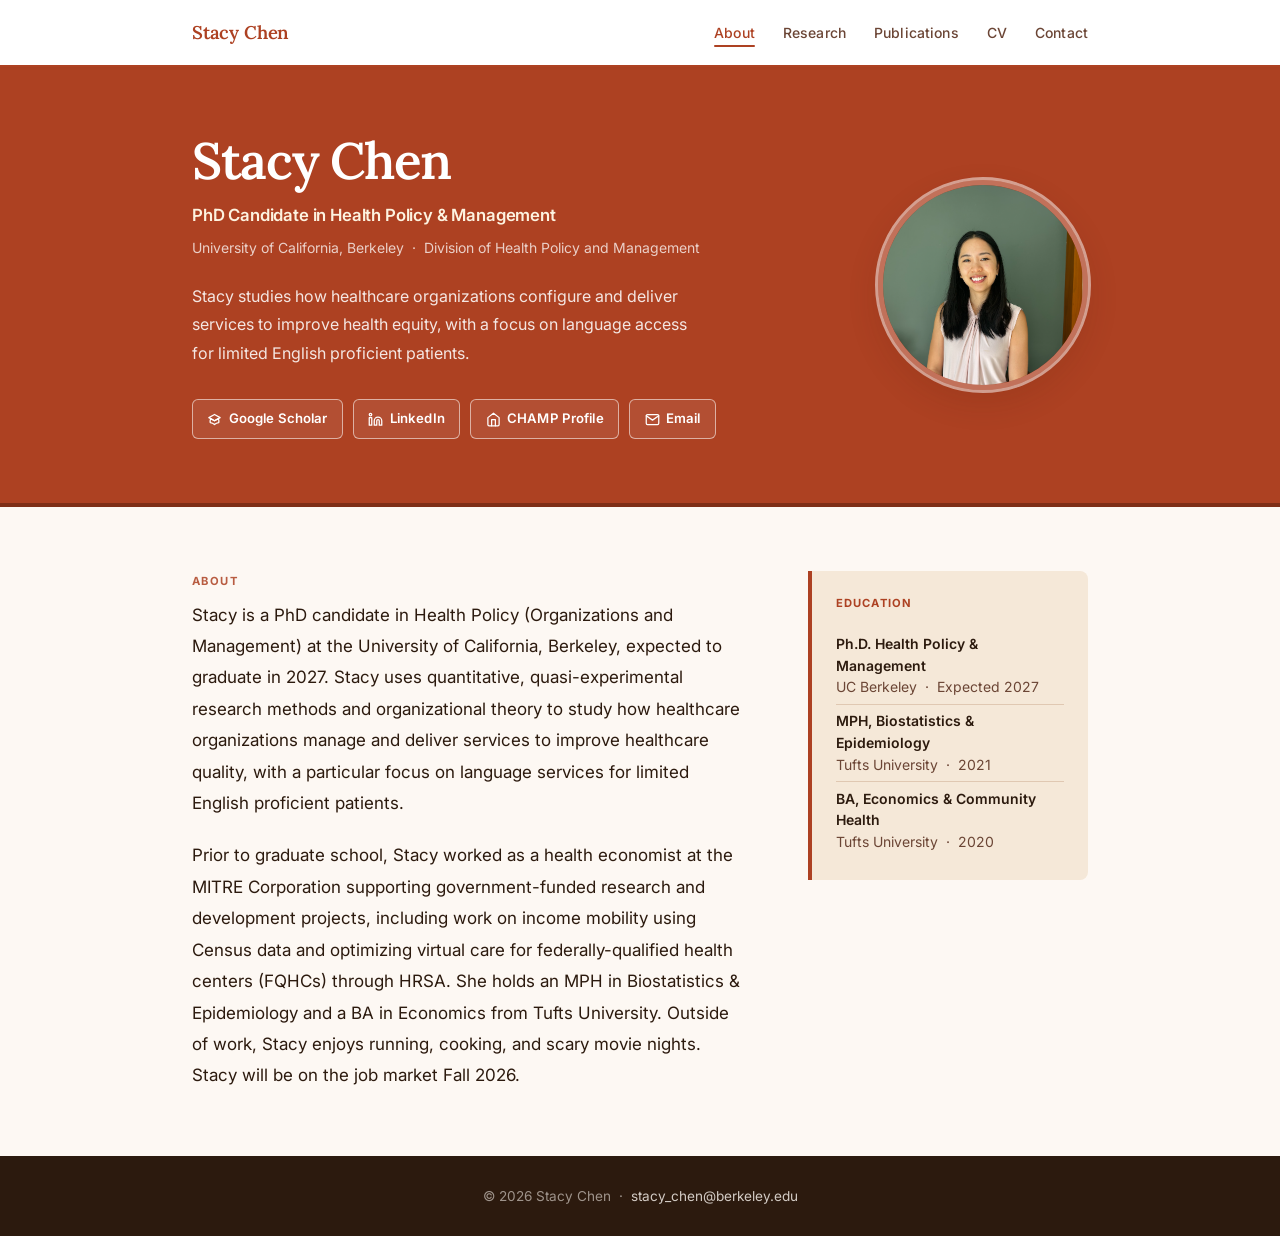
<file: index.html>
<!DOCTYPE html>
<html lang="en">
<head>
    <meta charset="UTF-8">
    <meta name="viewport" content="width=device-width, initial-scale=1.0">
    <title>Stacy Chen – Health Policy Researcher</title>
    <meta name="description" content="Stacy Chen is a PhD candidate in Health Policy & Management at UC Berkeley studying healthcare organizations, language services, and health equity.">
    <link rel="preconnect" href="https://fonts.googleapis.com">
    <link rel="preconnect" href="https://fonts.gstatic.com" crossorigin>
    <link href="https://fonts.googleapis.com/css2?family=Inter:wght@300;400;500;600;700&family=Lora:ital,wght@0,400;0,500;0,600;1,400&display=swap" rel="stylesheet">
    <link rel="stylesheet" href="styles.css">
</head>
<body>

    <nav class="navbar" id="navbar">
        <div class="container">
            <a href="index.html" class="nav-brand">Stacy Chen</a>
            <button class="nav-toggle" id="navToggle" aria-label="Toggle navigation" aria-expanded="false">
                <span></span><span></span><span></span>
            </button>
            <ul class="nav-menu" id="navMenu">
                <li><a href="index.html"        class="nav-link">About</a></li>
                <li><a href="research.html"     class="nav-link">Research</a></li>
                <li><a href="publications.html" class="nav-link">Publications</a></li>
                <li><a href="cv.html"           class="nav-link">CV</a></li>
                <li><a href="contact.html"      class="nav-link">Contact</a></li>
            </ul>
        </div>
    </nav>

    <!-- Terracotta hero color block -->
    <section class="hero">
        <div class="container">
            <div class="hero-content">
                <div class="hero-text">
                    <h1 class="hero-title">Stacy Chen</h1>
                    <p class="hero-subtitle">PhD Candidate in Health Policy &amp; Management</p>
                    <p class="hero-institution">University of California, Berkeley &nbsp;·&nbsp; Division of Health Policy and Management</p>
                    <p class="hero-tagline">Stacy studies how healthcare organizations configure and deliver services to improve health equity, with a focus on language access for limited English proficient patients.</p>
                    <div class="hero-links">
                        <a href="https://scholar.google.com/citations?user=BwQoNZEAAAAJ&hl=en" class="hero-link" target="_blank" rel="noopener noreferrer">
                            <svg xmlns="http://www.w3.org/2000/svg" width="15" height="15" viewBox="0 0 24 24" fill="none" stroke="currentColor" stroke-width="2" stroke-linecap="round" stroke-linejoin="round" aria-hidden="true"><path d="M12 14l9-5-9-5-9 5 9 5z"/><path d="M12 14l6.16-3.422a12.083 12.083 0 01.665 6.479A11.952 11.952 0 0012 20.055a11.952 11.952 0 00-6.824-2.998 12.078 12.078 0 01.665-6.479L12 14z"/></svg>
                            Google Scholar
                        </a>
                        <a href="https://www.linkedin.com/in/stacychen01" class="hero-link" target="_blank" rel="noopener noreferrer">
                            <svg xmlns="http://www.w3.org/2000/svg" width="15" height="15" viewBox="0 0 24 24" fill="none" stroke="currentColor" stroke-width="2" stroke-linecap="round" stroke-linejoin="round" aria-hidden="true"><path d="M16 8a6 6 0 016 6v7h-4v-7a2 2 0 00-2-2 2 2 0 00-2 2v7h-4v-7a6 6 0 016-6z"/><rect x="2" y="9" width="4" height="12"/><circle cx="4" cy="4" r="2"/></svg>
                            LinkedIn
                        </a>
                        <a href="https://champ.berkeley.edu/team/trainees" class="hero-link" target="_blank" rel="noopener noreferrer">
                            <svg xmlns="http://www.w3.org/2000/svg" width="15" height="15" viewBox="0 0 24 24" fill="none" stroke="currentColor" stroke-width="2" stroke-linecap="round" stroke-linejoin="round" aria-hidden="true"><path d="M3 9l9-7 9 7v11a2 2 0 01-2 2H5a2 2 0 01-2-2z"/><polyline points="9 22 9 12 15 12 15 22"/></svg>
                            CHAMP Profile
                        </a>
                        <a href="mailto:stacy_chen@berkeley.edu" class="hero-link">
                            <svg xmlns="http://www.w3.org/2000/svg" width="15" height="15" viewBox="0 0 24 24" fill="none" stroke="currentColor" stroke-width="2" stroke-linecap="round" stroke-linejoin="round" aria-hidden="true"><path d="M4 4h16c1.1 0 2 .9 2 2v12c0 1.1-.9 2-2 2H4c-1.1 0-2-.9-2-2V6c0-1.1.9-2 2-2z"/><polyline points="22,6 12,13 2,6"/></svg>
                            Email
                        </a>
                    </div>
                </div>
                <div class="hero-image">
                    <img src="picture_of_me.png" alt="Stacy Chen" class="profile-photo">
                </div>
            </div>
        </div>
    </section>

    <!-- About content -->
    <main class="main-content">
        <div class="container">
            <div class="about-grid">
                <div class="about-body">
                    <span class="section-label" style="color: var(--terra);">About</span>
                    <p>Stacy is a PhD candidate in Health Policy (Organizations and Management) at the University of California, Berkeley, expected to graduate in 2027. Stacy uses quantitative, quasi-experimental research methods and organizational theory to study how healthcare organizations manage and deliver services to improve healthcare quality, with a particular focus on language services for limited English proficient patients. </p>
                    <p>Prior to graduate school, Stacy worked as a health economist at the MITRE Corporation supporting government-funded research and development projects, including work on income mobility using Census data and optimizing virtual care for federally-qualified health centers (FQHCs) through HRSA. She holds an MPH in Biostatistics &amp; Epidemiology and a BA in Economics from Tufts University. Outside of work, Stacy enjoys running, cooking, and scary movie nights. Stacy will be on the job market Fall 2026. </p>
                </div>

                <div class="about-sidebar">
                    <div class="sidebar-block">
                        <h3>Education</h3>
                        <ul class="sidebar-list">
                            <li><strong>Ph.D. Health Policy &amp; Management</strong><br>UC Berkeley &nbsp;·&nbsp; Expected 2027</li>
                            <li><strong>MPH, Biostatistics &amp; Epidemiology</strong><br>Tufts University &nbsp;·&nbsp; 2021</li>
                            <li><strong>BA, Economics &amp; Community Health</strong><br>Tufts University &nbsp;·&nbsp; 2020</li>
                        </ul>
                    </div>
                </div>
            </div>
        </div>
    </main>

    <footer class="footer">
        <div class="container">
            <p>&copy; 2026 Stacy Chen &nbsp;·&nbsp; <a href="mailto:stacy_chen@berkeley.edu">stacy_chen@berkeley.edu</a></p>
        </div>
    </footer>

    <script src="script.js"></script>
</body>
</html>
</file>
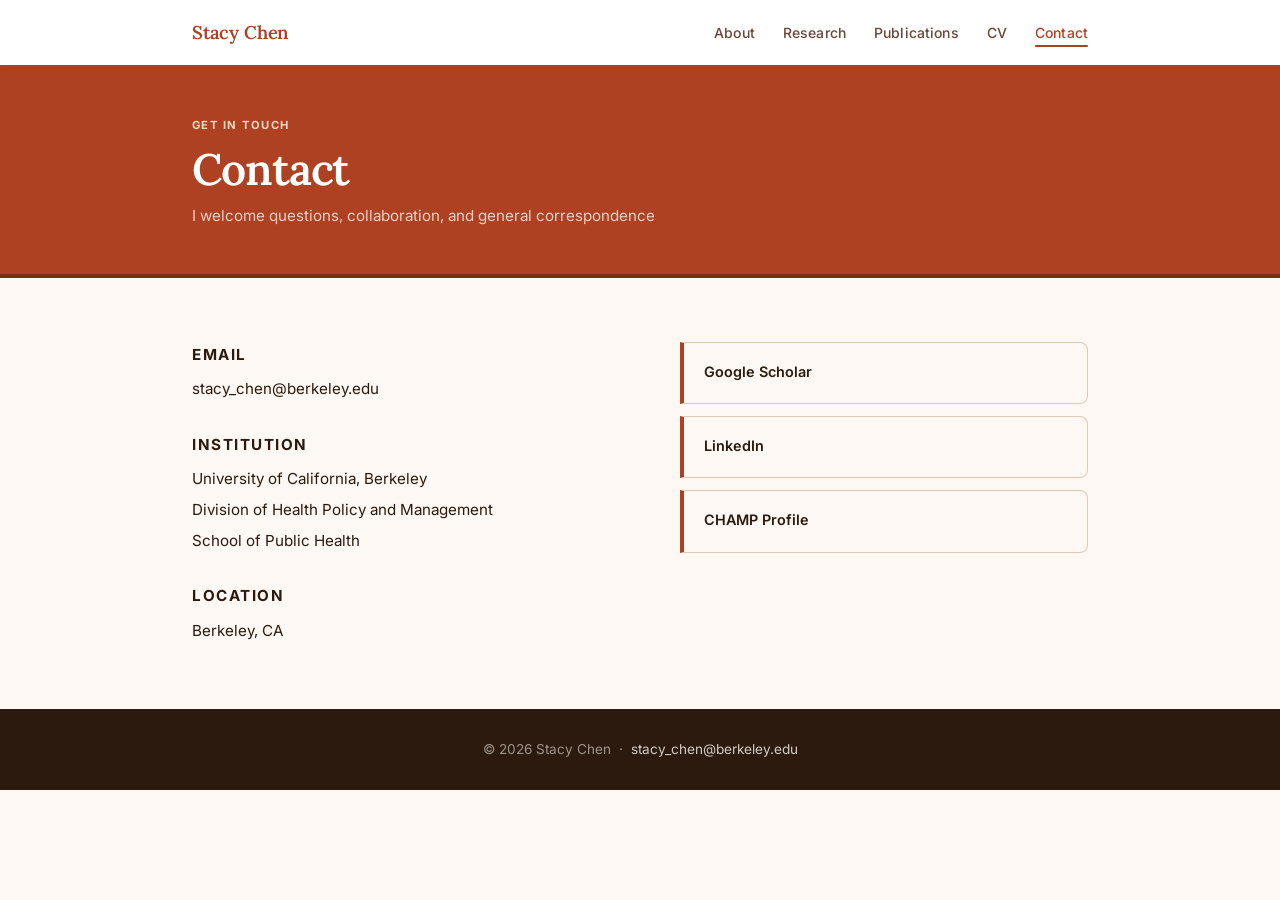
<file: contact.html>
<!DOCTYPE html>
<html lang="en">
<head>
    <meta charset="UTF-8">
    <meta name="viewport" content="width=device-width, initial-scale=1.0">
    <title>Contact – Stacy Chen</title>
    <meta name="description" content="Get in touch with Stacy Chen, PhD candidate in Health Policy & Management at UC Berkeley.">
    <link rel="preconnect" href="https://fonts.googleapis.com">
    <link rel="preconnect" href="https://fonts.gstatic.com" crossorigin>
    <link href="https://fonts.googleapis.com/css2?family=Inter:wght@300;400;500;600;700&family=Lora:ital,wght@0,400;0,500;0,600;1,400&display=swap" rel="stylesheet">
    <link rel="stylesheet" href="styles.css">
</head>
<body>

    <nav class="navbar" id="navbar">
        <div class="container">
            <a href="index.html" class="nav-brand">Stacy Chen</a>
            <button class="nav-toggle" id="navToggle" aria-label="Toggle navigation" aria-expanded="false">
                <span></span><span></span><span></span>
            </button>
            <ul class="nav-menu" id="navMenu">
                <li><a href="index.html"        class="nav-link">About</a></li>
                <li><a href="research.html"     class="nav-link">Research</a></li>
                <li><a href="publications.html" class="nav-link">Publications</a></li>
                <li><a href="cv.html"           class="nav-link">CV</a></li>
                <li><a href="contact.html"      class="nav-link">Contact</a></li>
            </ul>
        </div>
    </nav>

    <header class="page-header">
        <div class="container">
            <span class="section-label">Get in Touch</span>
            <h1 class="page-title">Contact</h1>
            <p class="page-subtitle">I welcome questions, collaboration, and general correspondence</p>
        </div>
    </header>

    <main class="main-content">
        <div class="container">
            <div class="contact-grid">
                <div class="contact-info">
                    <div class="contact-item">
                        <span class="contact-label">Email</span>
                        <a href="mailto:stacy_chen@berkeley.edu">stacy_chen@berkeley.edu</a>
                    </div>
                    <div class="contact-item">
                        <span class="contact-label">Institution</span>
                        <span>University of California, Berkeley<br>Division of Health Policy and Management<br>School of Public Health</span>
                    </div>
                    <div class="contact-item">
                        <span class="contact-label">Location</span>
                        <span>Berkeley, CA</span>
                    </div>
                </div>
                <div class="contact-links">
                    <a href="https://scholar.google.com/citations?user=BwQoNZEAAAAJ&hl=en" class="contact-link-card" target="_blank" rel="noopener noreferrer">
                        <strong>Google Scholar</strong>
                    </a>
                    <a href="https://www.linkedin.com/in/stacychen01" class="contact-link-card" target="_blank" rel="noopener noreferrer">
                        <strong>LinkedIn</strong>
                    </a>
                    <a href="https://champ.berkeley.edu/team/trainees" class="contact-link-card" target="_blank" rel="noopener noreferrer">
                        <strong>CHAMP Profile</strong>
                    </a>
                </div>
            </div>
        </div>
    </main>

    <footer class="footer">
        <div class="container">
            <p>&copy; 2026 Stacy Chen &nbsp;·&nbsp; <a href="mailto:stacy_chen@berkeley.edu">stacy_chen@berkeley.edu</a></p>
        </div>
    </footer>

    <script src="script.js"></script>
</body>
</html>
</file>
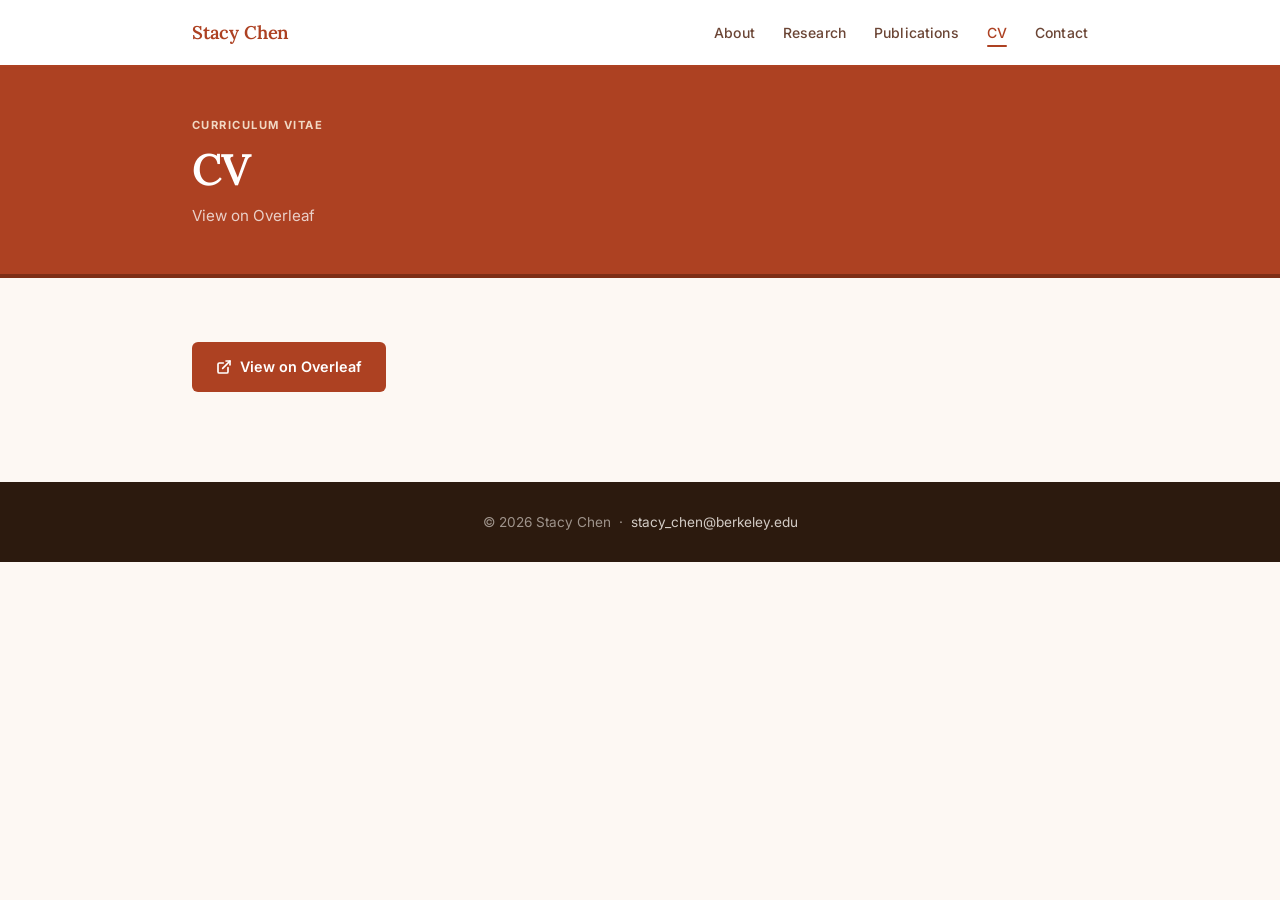
<file: cv.html>
<!DOCTYPE html>
<html lang="en">
<head>
    <meta charset="UTF-8">
    <meta name="viewport" content="width=device-width, initial-scale=1.0">
    <title>CV – Stacy Chen</title>
    <meta name="description" content="Curriculum Vitae of Stacy Chen, PhD candidate in Health Policy & Management at UC Berkeley.">
    <link rel="preconnect" href="https://fonts.googleapis.com">
    <link rel="preconnect" href="https://fonts.gstatic.com" crossorigin>
    <link href="https://fonts.googleapis.com/css2?family=Inter:wght@300;400;500;600;700&family=Lora:ital,wght@0,400;0,500;0,600;1,400&display=swap" rel="stylesheet">
    <link rel="stylesheet" href="styles.css">
</head>
<body>
    <nav class="navbar" id="navbar">
        <div class="container">
            <a href="index.html" class="nav-brand">Stacy Chen</a>
            <button class="nav-toggle" id="navToggle" aria-label="Toggle navigation" aria-expanded="false">
                <span></span><span></span><span></span>
            </button>
            <ul class="nav-menu" id="navMenu">
                <li><a href="index.html"        class="nav-link">About</a></li>
                <li><a href="research.html"     class="nav-link">Research</a></li>
                <li><a href="publications.html" class="nav-link">Publications</a></li>
                <li><a href="cv.html"           class="nav-link">CV</a></li>
                <li><a href="contact.html"      class="nav-link">Contact</a></li>
            </ul>
        </div>
    </nav>
    <header class="page-header">
        <div class="container">
            <span class="section-label">Curriculum Vitae</span>
            <h1 class="page-title">CV</h1>
            <p class="page-subtitle">View on Overleaf</p>
        </div>
    </header>
    <main class="main-content">
        <div class="container">
            <div class="cv-actions">
                <a href="https://www.overleaf.com/read/fkvswsjqxbmq#3550d8" target="_blank" rel="noopener" class="btn btn-primary">
                    <svg xmlns="http://www.w3.org/2000/svg" width="16" height="16" viewBox="0 0 24 24" fill="none" stroke="currentColor" stroke-width="2.5" stroke-linecap="round" stroke-linejoin="round" aria-hidden="true"><path d="M18 13v6a2 2 0 01-2 2H5a2 2 0 01-2-2V8a2 2 0 012-2h6"/><polyline points="15 3 21 3 21 9"/><line x1="10" y1="14" x2="21" y2="3"/></svg>
                    View on Overleaf
                </a>
            </div>
        </div>
    </main>
    <footer class="footer">
        <div class="container">
            <p>&copy; 2026 Stacy Chen &nbsp;·&nbsp; <a href="mailto:stacy_chen@berkeley.edu">stacy_chen@berkeley.edu</a></p>
        </div>
    </footer>
    <script src="script.js"></script>
</body>
</html>
</file>
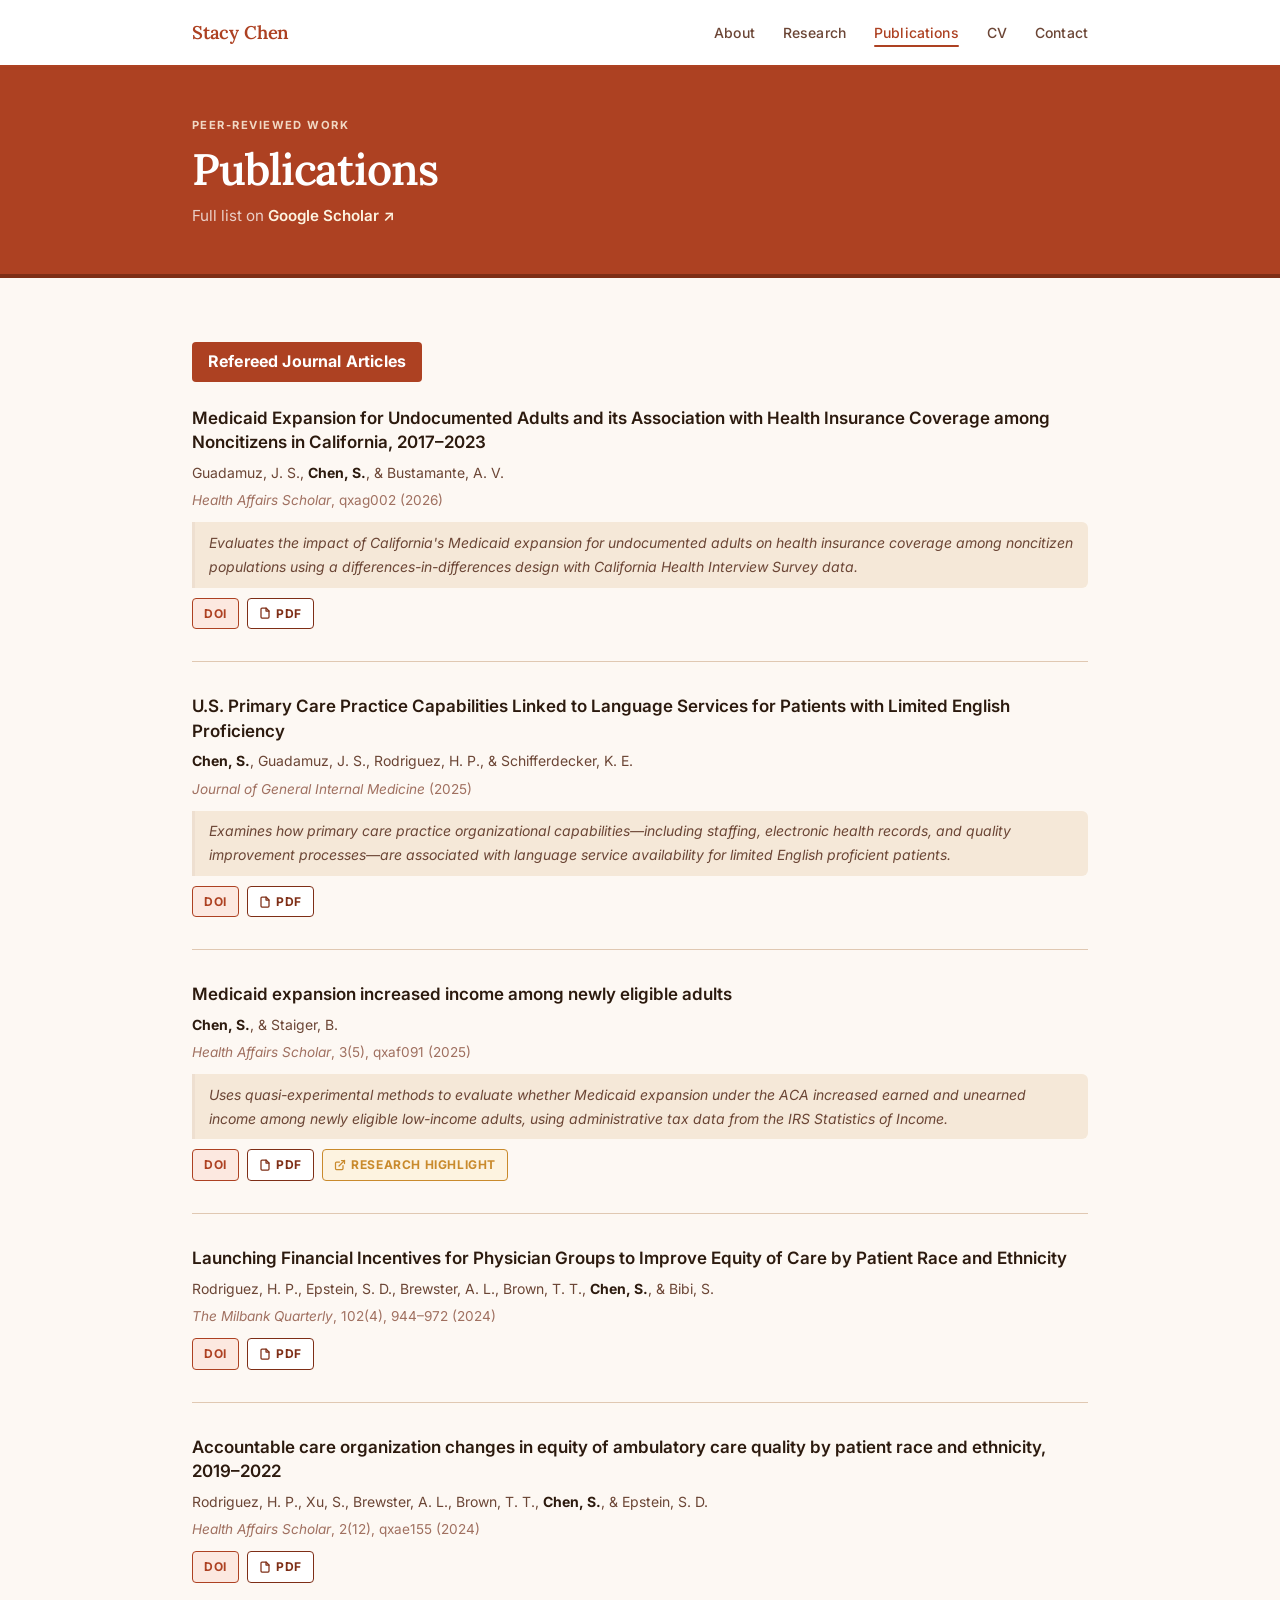
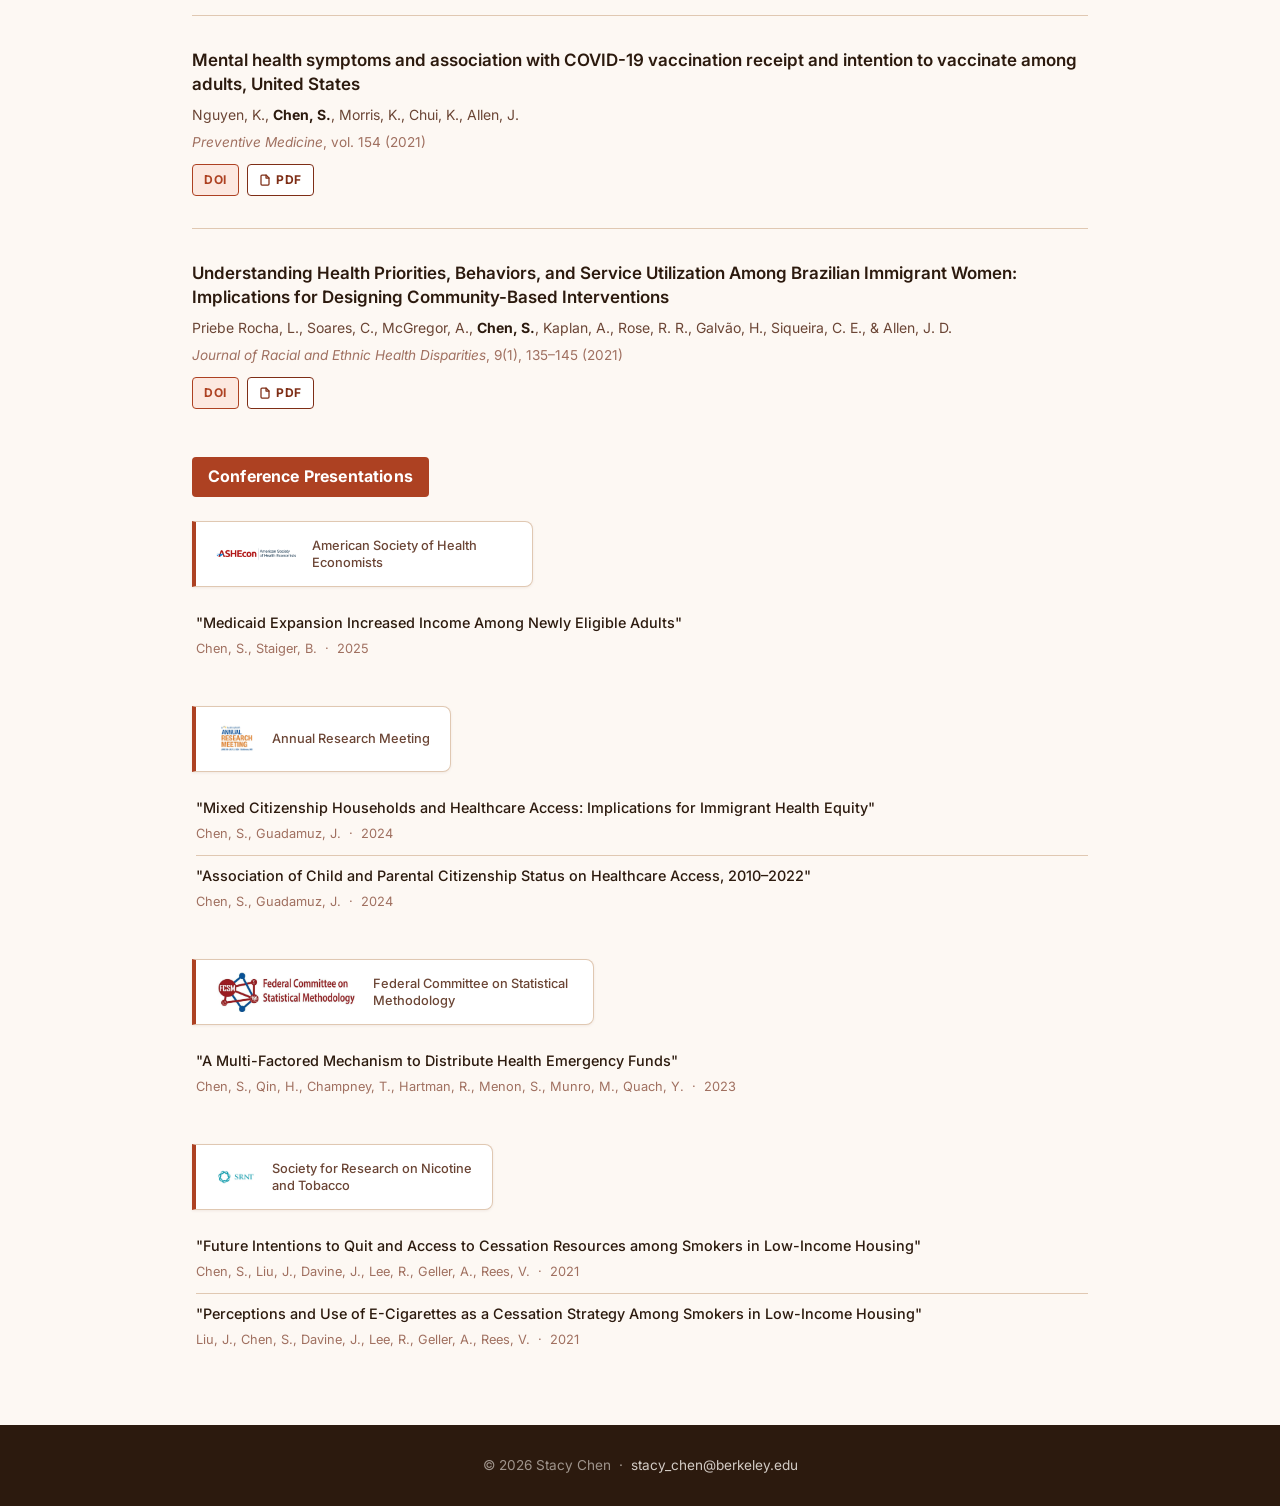
<file: publications.html>
<!DOCTYPE html>
<html lang="en">
<head>
    <meta charset="UTF-8">
    <meta name="viewport" content="width=device-width, initial-scale=1.0">
    <title>Publications – Stacy Chen</title>
    <meta name="description" content="Published research by Stacy Chen on health policy, language services, Medicaid, and health equity.">
    <link rel="preconnect" href="https://fonts.googleapis.com">
    <link rel="preconnect" href="https://fonts.gstatic.com" crossorigin>
    <link href="https://fonts.googleapis.com/css2?family=Inter:wght@300;400;500;600;700&family=Lora:ital,wght@0,400;0,500;0,600;1,400&display=swap" rel="stylesheet">
    <link rel="stylesheet" href="styles.css">
</head>
<body>

    <nav class="navbar" id="navbar">
        <div class="container">
            <a href="index.html" class="nav-brand">Stacy Chen</a>
            <button class="nav-toggle" id="navToggle" aria-label="Toggle navigation" aria-expanded="false">
                <span></span><span></span><span></span>
            </button>
            <ul class="nav-menu" id="navMenu">
                <li><a href="index.html"        class="nav-link">About</a></li>
                <li><a href="research.html"     class="nav-link">Research</a></li>
                <li><a href="publications.html" class="nav-link">Publications</a></li>
                <li><a href="cv.html"           class="nav-link">CV</a></li>
                <li><a href="contact.html"      class="nav-link">Contact</a></li>
            </ul>
        </div>
    </nav>

    <header class="page-header">
        <div class="container">
            <span class="section-label">Peer-Reviewed Work</span>
            <h1 class="page-title">Publications</h1>
            <p class="page-subtitle">
                Full list on
                <a href="https://scholar.google.com/citations?user=BwQoNZEAAAAJ&hl=en" target="_blank" rel="noopener noreferrer" style="color: var(--gold-light); font-weight: 600; text-decoration: none;">Google Scholar ↗</a>
            </p>
        </div>
    </header>

    <main class="main-content">
        <div class="container">

            <!-- Journal Articles -->
            <div class="pub-group">
                <h2 class="pub-group-title">Refereed Journal Articles</h2>
                <ul class="pub-list">

                    <li class="pub-item">
                        <div class="pub-content">
                            <p class="pub-title">Medicaid Expansion for Undocumented Adults and its Association with Health Insurance Coverage among Noncitizens in California, 2017–2023</p>
                            <p class="pub-authors">Guadamuz, J. S., <strong>Chen, S.</strong>, &amp; Bustamante, A. V.</p>
                            <p class="pub-venue"><em>Health Affairs Scholar</em>, qxag002 (2026)</p>
                            <p class="pub-description">Evaluates the impact of California's Medicaid expansion for undocumented adults on health insurance coverage among noncitizen populations using a differences-in-differences design with California Health Interview Survey data.</p>
                            <div class="pub-links">
                                <a href="https://doi.org/10.1093/haschl/qxag002" class="pub-link pub-link-doi" target="_blank" rel="noopener noreferrer">DOI</a>
                                <a href="qxag002.pdf" class="pub-link pub-link-pdf" target="_blank" rel="noopener noreferrer">
                                    <svg xmlns="http://www.w3.org/2000/svg" width="12" height="12" viewBox="0 0 24 24" fill="none" stroke="currentColor" stroke-width="2.5" stroke-linecap="round" stroke-linejoin="round" aria-hidden="true"><path d="M14 2H6a2 2 0 00-2 2v16a2 2 0 002 2h12a2 2 0 002-2V8z"/><polyline points="14 2 14 8 20 8"/></svg>
                                    PDF
                                </a>
                            </div>
                        </div>
                    </li>

                    <li class="pub-item">
                        <div class="pub-content">
                            <p class="pub-title">U.S. Primary Care Practice Capabilities Linked to Language Services for Patients with Limited English Proficiency</p>
                            <p class="pub-authors"><strong>Chen, S.</strong>, Guadamuz, J. S., Rodriguez, H. P., &amp; Schifferdecker, K. E.</p>
                            <p class="pub-venue"><em>Journal of General Internal Medicine</em> (2025)</p>
                            <p class="pub-description">Examines how primary care practice organizational capabilities—including staffing, electronic health records, and quality improvement processes—are associated with language service availability for limited English proficient patients.</p>
                            <div class="pub-links">
                                <a href="https://doi.org/10.1007/s11606-025-09968-8" class="pub-link pub-link-doi" target="_blank" rel="noopener noreferrer">DOI</a>
                                <a href="primary_care_paper.pdf" class="pub-link pub-link-pdf" target="_blank" rel="noopener noreferrer">
                                    <svg xmlns="http://www.w3.org/2000/svg" width="12" height="12" viewBox="0 0 24 24" fill="none" stroke="currentColor" stroke-width="2.5" stroke-linecap="round" stroke-linejoin="round" aria-hidden="true"><path d="M14 2H6a2 2 0 00-2 2v16a2 2 0 002 2h12a2 2 0 002-2V8z"/><polyline points="14 2 14 8 20 8"/></svg>
                                    PDF
                                </a>
                            </div>
                        </div>
                    </li>

                    <li class="pub-item">
                        <div class="pub-content">
                            <p class="pub-title">Medicaid expansion increased income among newly eligible adults</p>
                            <p class="pub-authors"><strong>Chen, S.</strong>, &amp; Staiger, B.</p>
                            <p class="pub-venue"><em>Health Affairs Scholar</em>, 3(5), qxaf091 (2025)</p>
                            <p class="pub-description">Uses quasi-experimental methods to evaluate whether Medicaid expansion under the ACA increased earned and unearned income among newly eligible low-income adults, using administrative tax data from the IRS Statistics of Income.</p>
                            <div class="pub-links">
                                <a href="https://doi.org/10.1093/haschl/qxaf091" class="pub-link pub-link-doi" target="_blank" rel="noopener noreferrer">DOI</a>
                                <a href="qxaf091.pdf" class="pub-link pub-link-pdf" target="_blank" rel="noopener noreferrer">
                                    <svg xmlns="http://www.w3.org/2000/svg" width="12" height="12" viewBox="0 0 24 24" fill="none" stroke="currentColor" stroke-width="2.5" stroke-linecap="round" stroke-linejoin="round" aria-hidden="true"><path d="M14 2H6a2 2 0 00-2 2v16a2 2 0 002 2h12a2 2 0 002-2V8z"/><polyline points="14 2 14 8 20 8"/></svg>
                                    PDF
                                </a>
                                <a href="https://publichealth.berkeley.edu/articles/spotlight/research/medicaid-eligibility-leads-to-higher-income" class="pub-link pub-link-press" target="_blank" rel="noopener noreferrer">
                                    <svg xmlns="http://www.w3.org/2000/svg" width="12" height="12" viewBox="0 0 24 24" fill="none" stroke="currentColor" stroke-width="2.5" stroke-linecap="round" stroke-linejoin="round" aria-hidden="true"><path d="M15 3h6v6"/><path d="M10 14L21 3"/><path d="M18 13v6a2 2 0 01-2 2H5a2 2 0 01-2-2V8a2 2 0 012-2h6"/></svg>
                                    Research Highlight
                                </a>
                            </div>
                        </div>
                    </li>

                    <li class="pub-item">
                        <div class="pub-content">
                            <p class="pub-title">Launching Financial Incentives for Physician Groups to Improve Equity of Care by Patient Race and Ethnicity</p>
                            <p class="pub-authors">Rodriguez, H. P., Epstein, S. D., Brewster, A. L., Brown, T. T., <strong>Chen, S.</strong>, &amp; Bibi, S.</p>
                            <p class="pub-venue"><em>The Milbank Quarterly</em>, 102(4), 944–972 (2024)</p>
                            <div class="pub-links">
                                <a href="https://doi.org/10.1111/1468-0009.12720" class="pub-link pub-link-doi" target="_blank" rel="noopener noreferrer">DOI</a>
                                <a href="Milbank Quarterly - 2024 - RODRIGUEZ - Launching Financial Incentives for Physician Groups to Improve Equity of Care by (1).pdf" class="pub-link pub-link-pdf" target="_blank" rel="noopener noreferrer">
                                    <svg xmlns="http://www.w3.org/2000/svg" width="12" height="12" viewBox="0 0 24 24" fill="none" stroke="currentColor" stroke-width="2.5" stroke-linecap="round" stroke-linejoin="round" aria-hidden="true"><path d="M14 2H6a2 2 0 00-2 2v16a2 2 0 002 2h12a2 2 0 002-2V8z"/><polyline points="14 2 14 8 20 8"/></svg>
                                    PDF
                                </a>
                            </div>
                        </div>
                    </li>

                    <li class="pub-item">
                        <div class="pub-content">
                            <p class="pub-title">Accountable care organization changes in equity of ambulatory care quality by patient race and ethnicity, 2019–2022</p>
                            <p class="pub-authors">Rodriguez, H. P., Xu, S., Brewster, A. L., Brown, T. T., <strong>Chen, S.</strong>, &amp; Epstein, S. D.</p>
                            <p class="pub-venue"><em>Health Affairs Scholar</em>, 2(12), qxae155 (2024)</p>
                            <div class="pub-links">
                                <a href="https://doi.org/10.1093/haschl/qxae155" class="pub-link pub-link-doi" target="_blank" rel="noopener noreferrer">DOI</a>
                                <a href="qxae155.pdf" class="pub-link pub-link-pdf" target="_blank" rel="noopener noreferrer">
                                    <svg xmlns="http://www.w3.org/2000/svg" width="12" height="12" viewBox="0 0 24 24" fill="none" stroke="currentColor" stroke-width="2.5" stroke-linecap="round" stroke-linejoin="round" aria-hidden="true"><path d="M14 2H6a2 2 0 00-2 2v16a2 2 0 002 2h12a2 2 0 002-2V8z"/><polyline points="14 2 14 8 20 8"/></svg>
                                    PDF
                                </a>
                            </div>
                        </div>
                    </li>

                    <li class="pub-item">
                        <div class="pub-content">
                            <p class="pub-title">Mental health symptoms and association with COVID-19 vaccination receipt and intention to vaccinate among adults, United States</p>
                            <p class="pub-authors">Nguyen, K., <strong>Chen, S.</strong>, Morris, K., Chui, K., Allen, J.</p>
                            <p class="pub-venue"><em>Preventive Medicine</em>, vol. 154 (2021)</p>
                            <div class="pub-links">
                                <a href="https://doi.org/10.1016/j.ypmed.2021.106905" class="pub-link pub-link-doi" target="_blank" rel="noopener noreferrer">DOI</a>
                                <a href="1-s2.0-S0091743521004783-main.pdf" class="pub-link pub-link-pdf" target="_blank" rel="noopener noreferrer">
                                    <svg xmlns="http://www.w3.org/2000/svg" width="12" height="12" viewBox="0 0 24 24" fill="none" stroke="currentColor" stroke-width="2.5" stroke-linecap="round" stroke-linejoin="round" aria-hidden="true"><path d="M14 2H6a2 2 0 00-2 2v16a2 2 0 002 2h12a2 2 0 002-2V8z"/><polyline points="14 2 14 8 20 8"/></svg>
                                    PDF
                                </a>
                            </div>
                        </div>
                    </li>

                    <li class="pub-item">
                        <div class="pub-content">
                            <p class="pub-title">Understanding Health Priorities, Behaviors, and Service Utilization Among Brazilian Immigrant Women: Implications for Designing Community-Based Interventions</p>
                            <p class="pub-authors">Priebe Rocha, L., Soares, C., McGregor, A., <strong>Chen, S.</strong>, Kaplan, A., Rose, R. R., Galvão, H., Siqueira, C. E., &amp; Allen, J. D.</p>
                            <p class="pub-venue"><em>Journal of Racial and Ethnic Health Disparities</em>, 9(1), 135–145 (2021)</p>
                            <div class="pub-links">
                                <a href="https://doi.org/10.1007/s40615-020-00936-y" class="pub-link pub-link-doi" target="_blank" rel="noopener noreferrer">DOI</a>
                                <a href="s40615-020-00936-y.pdf" class="pub-link pub-link-pdf" target="_blank" rel="noopener noreferrer">
                                    <svg xmlns="http://www.w3.org/2000/svg" width="12" height="12" viewBox="0 0 24 24" fill="none" stroke="currentColor" stroke-width="2.5" stroke-linecap="round" stroke-linejoin="round" aria-hidden="true"><path d="M14 2H6a2 2 0 00-2 2v16a2 2 0 002 2h12a2 2 0 002-2V8z"/><polyline points="14 2 14 8 20 8"/></svg>
                                    PDF
                                </a>
                            </div>
                        </div>
                    </li>

                </ul>
            </div>

            <!-- ===================== CONFERENCE PRESENTATIONS ===================== -->
            <div class="pub-group">
                <h2 class="pub-group-title">Conference Presentations</h2>

                <!-- Conference group: ASHEcon -->
                <div class="conf-group">
                    <div class="conf-badge">
                        <img src="Ashecon_logo.png" alt="ASHEcon" class="conf-logo">
                        <span class="conf-fullname">American Society of Health Economists</span>
                    </div>
                    <div class="conf-entries">
                        <div class="conf-entry">
                            <span class="conf-entry-title">"Medicaid Expansion Increased Income Among Newly Eligible Adults"</span>
                            <span class="conf-entry-meta">Chen, S., Staiger, B. &nbsp;·&nbsp; 2025</span>
                        </div>
                    </div>
                </div>

                <!-- Conference group: AcademyHealth -->
                <div class="conf-group">
                    <div class="conf-badge">
                        <img src="arm-logo-2024_750.png.jpg" alt="AcademyHealth Annual Research Meeting" class="conf-logo">
                        <span class="conf-fullname">Annual Research Meeting</span>
                    </div>
                    <div class="conf-entries">
                        <div class="conf-entry">
                            <span class="conf-entry-title">"Mixed Citizenship Households and Healthcare Access: Implications for Immigrant Health Equity"</span>
                            <span class="conf-entry-meta">Chen, S., Guadamuz, J. &nbsp;·&nbsp; 2024</span>
                        </div>
                        <div class="conf-entry">
                            <span class="conf-entry-title">"Association of Child and Parental Citizenship Status on Healthcare Access, 2010–2022"</span>
                            <span class="conf-entry-meta">Chen, S., Guadamuz, J. &nbsp;·&nbsp; 2024</span>
                        </div>
                    </div>
                </div>

                <!-- Conference group: FCSM -->
                <div class="conf-group">
                    <div class="conf-badge">
                        <img src="FCSM.png" alt="FCSM" class="conf-logo">
                        <span class="conf-fullname">Federal Committee on Statistical Methodology</span>
                    </div>
                    <div class="conf-entries">
                        <div class="conf-entry">
                            <span class="conf-entry-title">"A Multi-Factored Mechanism to Distribute Health Emergency Funds"</span>
                            <span class="conf-entry-meta">Chen, S., Qin, H., Champney, T., Hartman, R., Menon, S., Munro, M., Quach, Y. &nbsp;·&nbsp; 2023</span>
                        </div>
                    </div>
                </div>

                <!-- Conference group: SRNT -->
                <div class="conf-group">
                    <div class="conf-badge">
                        <img src="SRNT_logo.png" alt="SRNT" class="conf-logo">
                        <span class="conf-fullname">Society for Research on Nicotine and Tobacco</span>
                    </div>
                    <div class="conf-entries">
                        <div class="conf-entry">
                            <span class="conf-entry-title">"Future Intentions to Quit and Access to Cessation Resources among Smokers in Low-Income Housing"</span>
                            <span class="conf-entry-meta">Chen, S., Liu, J., Davine, J., Lee, R., Geller, A., Rees, V. &nbsp;·&nbsp; 2021</span>
                        </div>
                        <div class="conf-entry">
                            <span class="conf-entry-title">"Perceptions and Use of E-Cigarettes as a Cessation Strategy Among Smokers in Low-Income Housing"</span>
                            <span class="conf-entry-meta">Liu, J., Chen, S., Davine, J., Lee, R., Geller, A., Rees, V. &nbsp;·&nbsp; 2021</span>
                        </div>
                    </div>
                </div>

            </div><!-- /conf presentations pub-group -->

        </div>
    </main>

    <footer class="footer">
        <div class="container">
            <p>&copy; 2026 Stacy Chen &nbsp;·&nbsp; <a href="mailto:stacy_chen@berkeley.edu">stacy_chen@berkeley.edu</a></p>
        </div>
    </footer>

    <script src="script.js"></script>
</body>
</html>
</file>
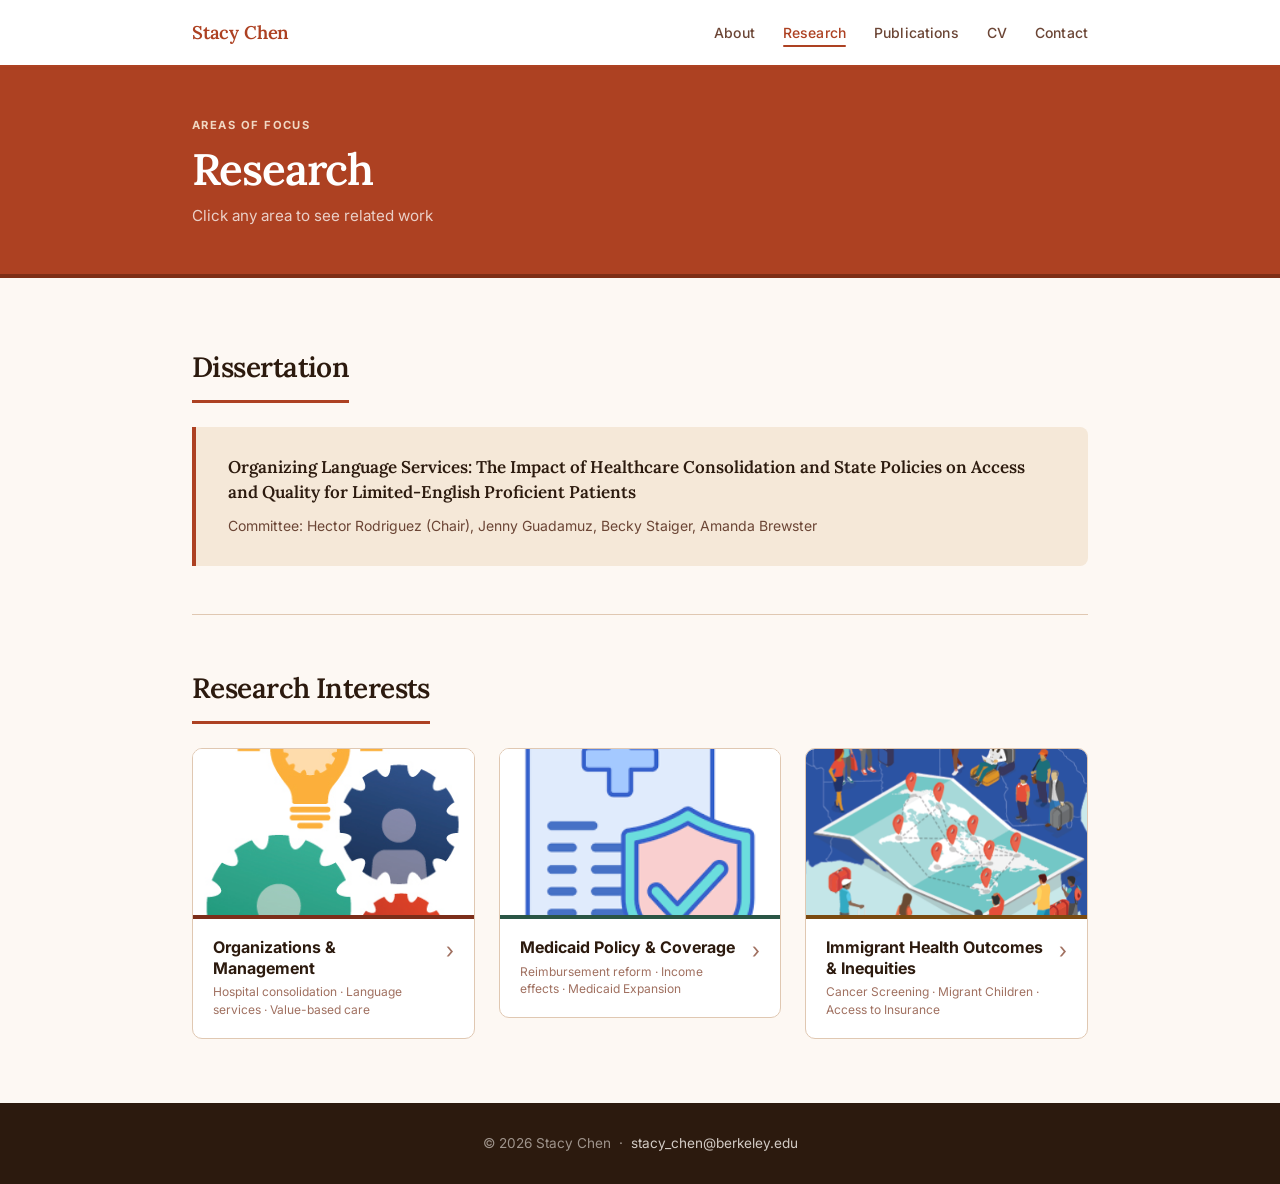
<file: research.html>
<!DOCTYPE html>
<html lang="en">
<head>
    <meta charset="UTF-8">
    <meta name="viewport" content="width=device-width, initial-scale=1.0">
    <title>Research – Stacy Chen</title>
    <meta name="description" content="Research of Stacy Chen: language services, health equity, state policy, immigrant populations, and income mobility.">
    <link rel="preconnect" href="https://fonts.googleapis.com">
    <link rel="preconnect" href="https://fonts.gstatic.com" crossorigin>
    <link href="https://fonts.googleapis.com/css2?family=Inter:wght@300;400;500;600;700&family=Lora:ital,wght@0,400;0,500;0,600;1,400&display=swap" rel="stylesheet">
    <link rel="stylesheet" href="styles.css">
</head>
<body>

    <nav class="navbar" id="navbar">
        <div class="container">
            <a href="index.html" class="nav-brand">Stacy Chen</a>
            <button class="nav-toggle" id="navToggle" aria-label="Toggle navigation" aria-expanded="false">
                <span></span><span></span><span></span>
            </button>
            <ul class="nav-menu" id="navMenu">
                <li><a href="index.html"        class="nav-link">About</a></li>
                <li><a href="research.html"     class="nav-link">Research</a></li>
                <li><a href="publications.html" class="nav-link">Publications</a></li>
                <li><a href="cv.html"           class="nav-link">CV</a></li>
                <li><a href="contact.html"      class="nav-link">Contact</a></li>
            </ul>
        </div>
    </nav>

    <header class="page-header">
        <div class="container">
            <span class="section-label">Areas of Focus</span>
            <h1 class="page-title">Research</h1>
            <p class="page-subtitle">Click any area to see related work</p>
        </div>
    </header>

    <main class="main-content">
        <div class="container">

            <!-- Dissertation -->
            <h2 class="ri-section-heading">Dissertation</h2>
            <div class="dissertation-block">
                <p class="diss-title">Organizing Language Services: The Impact of Healthcare Consolidation and State Policies on Access and Quality for Limited-English Proficient Patients</p>
                <p class="diss-committee">Committee: Hector Rodriguez (Chair), Jenny Guadamuz, Becky Staiger, Amanda Brewster</p>
            </div>

            <hr class="divider">

            <!-- Research Interest Cards — click to expand -->
            <h2 class="ri-section-heading">Research Interests</h2>

            <div class="ri-grid">

                <!-- Card 1: Organizations & Management -->
                <div class="ri-card" data-area="orgs">
                    <div class="ri-card-img" style="--card-accent: #7c2e1a;">
                        <img src="org_management_icon.png" alt="" class="ri-card-icon-img">
                    </div>
                    <div class="ri-card-body">
                        <div class="ri-card-body-text">
                            <span class="ri-label">Organizations &amp; Management</span>
                            <span class="ri-sublabel">Hospital consolidation · Language services · Value-based care</span>
                        </div>
                        <span class="ri-arrow" aria-hidden="true">›</span>
                    </div>
                </div>
                <div class="ri-expand" id="expand-orgs" hidden>
                    <p>Organizations and management research forms the core of Stacy's dissertation. Her work examines how hospital mergers and acquisitions impact care quality for LEP patients. Stacy has found that consolidation centralizes interpreter services without expanding overall availability. A second paper, currently underway, examines patient outcomes to examine AHRQ Patient Safety Indicators and readmissions.</p>
                    <p>Beyond the dissertation, she has studied how primary care practices configure language services and how financial incentives for physician groups and accountable care organizations shape racial equity in ambulatory care quality.</p>
                    <div class="ri-papers">
                        <p class="ri-papers-label">Related work</p>
                        <div class="ri-paper-item">
                            <span class="ri-paper-title">Dissertation Paper 1: Hospital Consolidation, Centralization, and the Reorganization of Language Services (2009–2023)</span>
                            <span class="ri-paper-venue">Manuscript in preparation — submitting Summer 2026</span>
                        </div>
                        <div class="ri-paper-item">
                            <span class="ri-paper-title">Dissertation Paper 2: Does Centralization of Language Services After Hospital Consolidation Affect Care Quality for LEP Patients?</span>
                            <span class="ri-paper-venue">Analysis underway — draft Fall 2026</span>
                        </div>
                        <div class="ri-paper-item">
                            <span class="ri-paper-title">U.S. Primary Care Practice Capabilities Linked to Language Services for Patients with Limited English Proficiency</span>
                            <span class="ri-paper-venue">Journal of General Internal Medicine, 2025</span>
                            <div class="ri-paper-links">
                                <a href="https://doi.org/10.1007/s11606-025-09968-8" class="pub-link pub-link-doi" target="_blank" rel="noopener noreferrer">DOI</a>
                                <a href="primary_care_paper.pdf" class="pub-link pub-link-pdf" target="_blank" rel="noopener noreferrer">PDF</a>
                            </div>
                        </div>
                        <div class="ri-paper-item">
                            <span class="ri-paper-title">Launching Financial Incentives for Physician Groups to Improve Equity of Care by Patient Race and Ethnicity</span>
                            <span class="ri-paper-venue">The Milbank Quarterly, 2024</span>
                            <div class="ri-paper-links">
                                <a href="https://doi.org/10.1111/1468-0009.12720" class="pub-link pub-link-doi" target="_blank" rel="noopener noreferrer">DOI</a>
                                <a href="Milbank Quarterly - 2024 - RODRIGUEZ - Launching Financial Incentives for Physician Groups to Improve Equity of Care by (1).pdf" class="pub-link pub-link-pdf" target="_blank" rel="noopener noreferrer">PDF</a>
                            </div>
                        </div>
                        <div class="ri-paper-item">
                            <span class="ri-paper-title">Accountable care organization changes in equity of ambulatory care quality by patient race and ethnicity, 2019–2022</span>
                            <span class="ri-paper-venue">Health Affairs Scholar, 2024</span>
                            <div class="ri-paper-links">
                                <a href="https://doi.org/10.1093/haschl/qxae155" class="pub-link pub-link-doi" target="_blank" rel="noopener noreferrer">DOI</a>
                                <a href="qxae155.pdf" class="pub-link pub-link-pdf" target="_blank" rel="noopener noreferrer">PDF</a>
                            </div>
                        </div>
                    </div>
                </div>

                <!-- Card 2: Medicaid Policy & Coverage -->
                <div class="ri-card" data-area="medicaid">
                    <div class="ri-card-img" style="--card-accent: #2a5545; background-color: #ffffff;">
                        <img src="medicaid_icon.png" alt="" class="ri-card-icon-img">
                    </div>
                    <div class="ri-card-body">
                        <div class="ri-card-body-text">
                            <span class="ri-label">Medicaid Policy &amp; Coverage</span>
                            <span class="ri-sublabel">Reimbursement reform · Income effects · Medicaid Expansion</span>
                        </div>
                        <span class="ri-arrow" aria-hidden="true">›</span>
                    </div>
                </div>
                <div class="ri-expand" id="expand-medicaid" hidden>
                    <p>Stacy's research examines how Medicaid policy shapes both health access and economic well-being. Dissertation Paper 3 asks whether state Medicaid reimbursement policies for interpreter services increase preventive care uptake among LEP adults.</p>
                    <p>In separate work, she used IRS administrative tax data to show that gaining Medicaid eligibility increased income by 9.6% for newly eligible adults — through effects on earnings, tax credits, and unpaid time off work.</p>
                    <div class="ri-papers">
                        <p class="ri-papers-label">Related work</p>
                        <div class="ri-paper-item">
                            <span class="ri-paper-title">Dissertation Paper 3: State Medicaid Language Access Policies, Interpreter Workforce Supply, and Preventive Care Among LEP Populations (2010–2024)</span>
                            <span class="ri-paper-venue">Data access approved — analysis in progress</span>
                        </div>
                        <div class="ri-paper-item">
                            <span class="ri-paper-title">Medicaid expansion increased income among newly eligible adults</span>
                            <span class="ri-paper-venue">Health Affairs Scholar, 2025</span>
                            <div class="ri-paper-links">
                                <a href="https://doi.org/10.1093/haschl/qxaf091" class="pub-link pub-link-doi" target="_blank" rel="noopener noreferrer">DOI</a>
                                <a href="qxaf091.pdf" class="pub-link pub-link-pdf" target="_blank" rel="noopener noreferrer">PDF</a>
                                <a href="https://publichealth.berkeley.edu/articles/spotlight/research/medicaid-eligibility-leads-to-higher-income" class="pub-link pub-link-press" target="_blank" rel="noopener noreferrer">Research Highlight</a>
                            </div>
                        </div>
                    </div>
                </div>

                <!-- Card 3: Immigrant Health Outcomes & Inequities -->
                <div class="ri-card" data-area="immigrant">
                    <div class="ri-card-img" style="--card-accent: #7a4a10;">
                        <img src="immigrant health icon.png" alt="" class="ri-card-icon-img">
                    </div>
                    <div class="ri-card-body">
                        <div class="ri-card-body-text">
                            <span class="ri-label">Immigrant Health Outcomes &amp; Inequities</span>
                            <span class="ri-sublabel">Cancer Screening · Migrant Children · Access to Insurance</span>
                        </div>
                        <span class="ri-arrow" aria-hidden="true">›</span>
                    </div>
                </div>
                <div class="ri-expand" id="expand-immigrant" hidden>
                    <p>Stacy examines how citizenship and immigration status shape healthcare access, coverage, and health outcomes. Recent work evaluated California's Medi-Cal expansion for undocumented adults and its effects on insurance coverage among noncitizens, and examines how citizenship status mediates cancer screening disparities. Earlier community-based participatory research examined health priorities, behaviors, and service utilization among Brazilian immigrant women.</p>
                    <div class="ri-papers">
                        <p class="ri-papers-label">Related work</p>
                        <div class="ri-paper-item">
                            <span class="ri-paper-title">Medicaid Expansion for Undocumented Adults and its Association with Health Insurance Coverage among Noncitizens in California, 2017–2023</span>
                            <span class="ri-paper-venue">Health Affairs Scholar, 2026</span>
                            <div class="ri-paper-links">
                                <a href="https://doi.org/10.1093/haschl/qxag002" class="pub-link pub-link-doi" target="_blank" rel="noopener noreferrer">DOI</a>
                                <a href="qxag002.pdf" class="pub-link pub-link-pdf" target="_blank" rel="noopener noreferrer">PDF</a>
                            </div>
                        </div>
                        <div class="ri-paper-item">
                            <span class="ri-paper-title">Understanding Health Priorities, Behaviors, and Service Utilization Among Brazilian Immigrant Women: Implications for Designing Community-Based Interventions</span>
                            <span class="ri-paper-venue">Journal of Racial and Ethnic Health Disparities, 2021</span>
                            <div class="ri-paper-links">
                                <a href="https://doi.org/10.1007/s40615-020-00936-y" class="pub-link pub-link-doi" target="_blank" rel="noopener noreferrer">DOI</a>
                                <a href="s40615-020-00936-y.pdf" class="pub-link pub-link-pdf" target="_blank" rel="noopener noreferrer">PDF</a>
                            </div>
                        </div>
                    </div>
                </div>

            </div><!-- /ri-grid -->

        </div>
    </main>

    <footer class="footer">
        <div class="container">
            <p>&copy; 2026 Stacy Chen &nbsp;·&nbsp; <a href="mailto:stacy_chen@berkeley.edu">stacy_chen@berkeley.edu</a></p>
        </div>
    </footer>

    <script src="script.js"></script>
</body>
</html>
</file>
<file: styles.css>
/* ============================================================
   Stacy Chen – Academic Website Styles
   Warm palette · Solid color blocks · No gradients
   ============================================================ */

/* ---------- Reset & Base ---------- */
*, *::before, *::after {
    margin: 0;
    padding: 0;
    box-sizing: border-box;
}

:root {
    /* Warm color palette */
    --text-color:       #2c1a0e;
    --text-secondary:   #6b4535;
    --text-muted:       #a07060;
    --bg-color:         #fdf8f3;
    --bg-alt:           #f5e8d8;
    --bg-subtle:        #eedfd0;
    --border-color:     #e0c8b2;

    /* Terracotta — primary block color */
    --terra:            #ad4122;
    --terra-dark:       #7e2e16;
    --terra-light:      #fce8e0;

    /* Warm gold */
    --gold:             #c98a2c;
    --gold-light:       #fdf3e0;

    /* Text on dark/terra backgrounds */
    --on-terra:         #fff;
    --on-terra-muted:   rgba(255,255,255,0.75);

    /* Typography */
    --font-sans:  'Inter', -apple-system, BlinkMacSystemFont, 'Segoe UI', Roboto, sans-serif;
    --font-serif: 'Lora', Georgia, 'Times New Roman', serif;
    --size-base:  1.0625rem;
    --lh-base:    1.8;

    /* Layout */
    --max-width: 960px;
    --pad-x:     2rem;

    /* Shadows */
    --shadow-xs: 0 1px 3px rgba(80,30,10,0.07);
    --shadow-sm: 0 2px 6px rgba(80,30,10,0.10);
    --shadow-md: 0 5px 16px rgba(80,30,10,0.12);
    --shadow-lg: 0 12px 32px rgba(80,30,10,0.14);
}

html { scroll-behavior: smooth; }

body {
    font-family: var(--font-sans);
    font-size: var(--size-base);
    line-height: var(--lh-base);
    color: var(--text-color);
    background: var(--bg-color);
    -webkit-font-smoothing: antialiased;
    -moz-osx-font-smoothing: grayscale;
}

.container {
    max-width: var(--max-width);
    margin: 0 auto;
    padding: 0 var(--pad-x);
}

/* ---------- Navigation ---------- */
.navbar {
    background: #fff;
    border-bottom: 2px solid var(--terra);
    position: sticky;
    top: 0;
    z-index: 1000;
    padding: 1rem 0;
    box-shadow: var(--shadow-xs);
}

.navbar .container {
    display: flex;
    justify-content: space-between;
    align-items: center;
}

.nav-brand {
    font-family: var(--font-serif);
    font-size: 1.15rem;
    font-weight: 600;
    color: var(--terra);
    text-decoration: none;
    letter-spacing: -0.01em;
    transition: color 0.2s;
}
.nav-brand:hover { color: var(--terra-dark); }

.nav-menu {
    display: flex;
    list-style: none;
    gap: 1.75rem;
    align-items: center;
}

.nav-link {
    text-decoration: none;
    color: var(--text-secondary);
    font-weight: 500;
    font-size: 0.875rem;
    letter-spacing: 0.01em;
    transition: color 0.2s;
    position: relative;
    padding-bottom: 3px;
}
.nav-link::after {
    content: '';
    position: absolute;
    bottom: -3px; left: 0; right: 0;
    height: 2px;
    background: var(--terra);
    transform: scaleX(0);
    transform-origin: left;
    transition: transform 0.22s;
    border-radius: 2px;
}
.nav-link:hover,
.nav-link.active { color: var(--terra); }
.nav-link:hover::after,
.nav-link.active::after { transform: scaleX(1); }

/* Mobile toggle */
.nav-toggle {
    display: none;
    flex-direction: column;
    background: none;
    border: none;
    cursor: pointer;
    gap: 5px;
    padding: 0.5rem;
}
.nav-toggle span {
    width: 24px; height: 2px;
    background: var(--text-color);
    display: block;
    transition: all 0.3s;
}
.nav-toggle.active span:nth-child(1) { transform: rotate(45deg) translate(5px, 5px); }
.nav-toggle.active span:nth-child(2) { opacity: 0; }
.nav-toggle.active span:nth-child(3) { transform: rotate(-45deg) translate(5px, -5px); }

/* ============================================================
   HERO — Home page only
   Solid terracotta color block
   ============================================================ */
.hero {
    background: var(--terra);
    padding: 4rem 0;
    border-bottom: 4px solid var(--terra-dark);
}

.hero-content {
    display: grid;
    grid-template-columns: 1fr auto;
    gap: 3.5rem;
    align-items: center;
}

.hero-title {
    font-family: var(--font-serif);
    font-size: clamp(2.25rem, 4vw, 3.25rem);
    font-weight: 600;
    color: var(--on-terra);
    line-height: 1.15;
    letter-spacing: -0.025em;
    margin-bottom: 0.6rem;
}

.hero-subtitle {
    font-size: 1.05rem;
    font-weight: 600;
    color: var(--gold-light);
    margin-bottom: 0.3rem;
    letter-spacing: -0.01em;
}

.hero-institution {
    font-size: 0.875rem;
    color: var(--on-terra-muted);
    margin-bottom: 1.375rem;
}

.hero-tagline {
    font-size: 1rem;
    color: rgba(255,255,255,0.87);
    line-height: 1.78;
    max-width: 520px;
    margin-bottom: 2rem;
}

.hero-links {
    display: flex;
    flex-wrap: wrap;
    gap: 0.625rem;
}

.hero-link {
    display: inline-flex;
    align-items: center;
    gap: 0.4rem;
    color: var(--on-terra);
    text-decoration: none;
    font-size: 0.825rem;
    font-weight: 600;
    padding: 0.45rem 0.9rem;
    border: 1.5px solid rgba(255,255,255,0.55);
    border-radius: 6px;
    transition: all 0.2s;
    letter-spacing: 0.01em;
    background: rgba(255,255,255,0.08);
}
.hero-link:hover {
    background: rgba(255,255,255,0.2);
    border-color: rgba(255,255,255,0.85);
}

.hero-image { display: flex; justify-content: center; }

.profile-photo {
    width: 210px;
    height: 210px;
    border-radius: 50%;
    object-fit: cover;
    border: 5px solid rgba(255,255,255,0.25);
    outline: 3px solid rgba(255,255,255,0.5);
    box-shadow: var(--shadow-lg);
}

/* About strip below hero */
.about-strip {
    background: var(--bg-alt);
    padding: 3.5rem 0;
    border-bottom: 1px solid var(--border-color);
}

/* ============================================================
   PAGE HEADER — Inner pages (solid color block)
   ============================================================ */
.page-header {
    background: var(--terra);
    border-bottom: 4px solid var(--terra-dark);
    padding: 3rem 0 2.75rem;
}

.section-label {
    display: block;
    font-size: 0.7rem;
    font-weight: 700;
    letter-spacing: 0.13em;
    text-transform: uppercase;
    color: var(--gold-light);
    margin-bottom: 0.5rem;
    opacity: 0.85;
}

.page-title {
    font-family: var(--font-serif);
    font-size: clamp(2rem, 3.5vw, 2.75rem);
    font-weight: 600;
    color: var(--on-terra);
    line-height: 1.2;
    letter-spacing: -0.025em;
    margin-bottom: 0.4rem;
}

.page-subtitle {
    font-size: 0.95rem;
    color: var(--on-terra-muted);
}

/* ============================================================
   MAIN CONTENT
   ============================================================ */
.main-content {
    padding: 4rem 0;
    background: var(--bg-color);
}

.divider {
    border: none;
    border-top: 1px solid var(--border-color);
    margin: 3rem 0;
}

/* ============================================================
   HOME — About section layout
   ============================================================ */
.about-grid {
    display: grid;
    grid-template-columns: 1fr 280px;
    gap: 4rem;
    align-items: start;
}

.about-body p {
    margin-bottom: 1.3rem;
    line-height: 1.85;
    color: var(--text-color);
}
.about-body p:last-child { margin-bottom: 0; }

/* Sidebar — solid warm color block */
.sidebar-block {
    background: var(--bg-alt);
    border-left: 4px solid var(--terra);
    border-radius: 0 8px 8px 0;
    padding: 1.375rem 1.5rem;
    margin-bottom: 1.25rem;
}
.sidebar-block:last-child { margin-bottom: 0; }

.sidebar-block h3 {
    font-size: 0.7rem;
    font-weight: 700;
    letter-spacing: 0.1em;
    text-transform: uppercase;
    color: var(--terra);
    margin-bottom: 0.875rem;
}

.sidebar-list { list-style: none; }
.sidebar-list li {
    font-size: 0.875rem;
    color: var(--text-secondary);
    padding: 0.35rem 0;
    border-bottom: 1px solid var(--border-color);
    line-height: 1.55;
}
.sidebar-list li:last-child { border-bottom: none; }
.sidebar-list strong { color: var(--text-color); font-weight: 600; }

/* ============================================================
   RESEARCH — section headings
   ============================================================ */
.ri-section-heading {
    font-family: var(--font-serif);
    font-size: 1.75rem;
    font-weight: 600;
    color: var(--text-color);
    letter-spacing: -0.02em;
    margin-bottom: 1.5rem;
    padding-bottom: 0.5rem;
    border-bottom: 3px solid var(--terra);
    display: inline-block;
}

/* ============================================================
   RESEARCH — visual interest cards
   ============================================================ */
.ri-grid {
    display: grid;
    grid-template-columns: repeat(3, 1fr);
    gap: 1.5rem;
    align-items: start;
}

/* Card shell */
.ri-card {
    background: #fff;
    border: 1.5px solid var(--border-color);
    border-radius: 10px;
    overflow: hidden;
    cursor: pointer;
    transition: box-shadow 0.25s, transform 0.22s;
    user-select: none;
}
.ri-card:hover {
    box-shadow: var(--shadow-lg);
    transform: translateY(-5px);
}
.ri-card.is-open {
    border-color: var(--terra);
    box-shadow: var(--shadow-md);
}
.ri-card.is-open .ri-card-body { background: var(--terra); }
.ri-card.is-open .ri-label     { color: #fff; }
.ri-card.is-open .ri-sublabel  { color: rgba(255,255,255,0.75); }
.ri-card.is-open .ri-arrow     { color: rgba(255,255,255,0.7); transform: rotate(90deg); }

/* Visual header — warm cream background, coloured bottom border accent */
.ri-card-img {
    position: relative;
    height: 170px;
    display: flex;
    align-items: center;
    justify-content: center;
    overflow: hidden;
    background-color: #fdf4ee;
    border-bottom: 4px solid var(--card-accent, var(--terra));
}


.ri-card-icon-img {
    position: relative;
    z-index: 2;
    width: 100%;
    height: 100%;
    object-fit: cover;
    object-position: center;
}

/* Card body — title + keywords */
.ri-card-body {
    padding: 1.125rem 1.25rem 1.25rem;
    display: flex;
    align-items: flex-start;
    gap: 0.75rem;
    transition: background 0.2s;
}
.ri-card-body-text { flex: 1; }

.ri-label {
    display: block;
    font-size: 1rem;
    font-weight: 700;
    color: var(--text-color);
    line-height: 1.3;
    margin-bottom: 0.3rem;
    transition: color 0.2s;
}
.ri-sublabel {
    display: block;
    font-size: 0.75rem;
    color: var(--text-muted);
    line-height: 1.45;
    transition: color 0.2s;
}
.ri-arrow {
    font-size: 1.375rem;
    color: var(--text-muted);
    flex-shrink: 0;
    transition: transform 0.22s, color 0.2s;
    margin-top: 2px;
    line-height: 1;
}

/* Expand panel — spans full grid width */
.ri-expand {
    grid-column: 1 / -1;
    background: var(--bg-alt);
    border-left: 4px solid var(--terra);
    border-radius: 0 10px 10px 0;
    padding: 1.75rem 2rem;
    animation: expandIn 0.22s ease;
}
.ri-expand p {
    color: var(--text-color);
    font-size: 0.95rem;
    line-height: 1.85;
    margin-bottom: 1.25rem;
    max-width: 700px;
}
.ri-expand p:last-of-type { margin-bottom: 0; }

@keyframes expandIn {
    from { opacity: 0; transform: translateY(-8px); }
    to   { opacity: 1; transform: translateY(0); }
}

.ri-papers { margin-top: 1.5rem; }

.ri-papers-label {
    font-size: 0.7rem;
    font-weight: 700;
    letter-spacing: 0.1em;
    text-transform: uppercase;
    color: var(--terra);
    margin-bottom: 0.875rem;
}

.ri-paper-item {
    background: #fff;
    border: 1px solid var(--border-color);
    border-radius: 6px;
    padding: 0.875rem 1rem;
    margin-bottom: 0.625rem;
}
.ri-paper-item:last-child { margin-bottom: 0; }

.ri-paper-title {
    display: block;
    font-size: 0.875rem;
    font-weight: 600;
    color: var(--text-color);
    line-height: 1.45;
    margin-bottom: 0.2rem;
}
.ri-paper-venue {
    display: block;
    font-size: 0.8rem;
    color: var(--text-muted);
    margin-bottom: 0.5rem;
    font-style: italic;
}
.ri-paper-links {
    display: flex;
    gap: 0.4rem;
    flex-wrap: wrap;
}

/* Responsive: 3→1 column */
@media (max-width: 860px) {
    .ri-grid { grid-template-columns: 1fr 1fr; }
}
@media (max-width: 540px) {
    .ri-grid { grid-template-columns: 1fr; }
    .ri-card-img { height: 140px; }
}

/* Dissertation block — solid warm strip */
.dissertation-block {
    background: var(--bg-alt);
    border-left: 4px solid var(--terra);
    border-radius: 0 8px 8px 0;
    padding: 1.75rem 2rem;
    margin-bottom: 3rem;
}
.dissertation-block p { margin-bottom: 0.75rem; }
.dissertation-block p:last-child { margin-bottom: 0; }
.dissertation-block .diss-title {
    font-family: var(--font-serif);
    font-size: 1.0625rem;
    font-weight: 600;
    color: var(--text-color);
    line-height: 1.45;
    margin-bottom: 0.5rem;
}
.dissertation-block .diss-committee {
    font-size: 0.875rem;
    color: var(--text-secondary);
}
.dissertation-block .diss-desc {
    font-size: 0.9rem;
    color: var(--text-secondary);
    line-height: 1.75;
    margin-top: 0.75rem;
}

/* ============================================================
   PUBLICATIONS
   ============================================================ */
.pub-group { margin-bottom: 3rem; }
.pub-group:last-child { margin-bottom: 0; }

.pub-group-title {
    font-size: 1rem;
    font-weight: 700;
    color: var(--on-terra);
    background: var(--terra);
    display: inline-block;
    padding: 0.35rem 1rem;
    border-radius: 4px;
    margin-bottom: 1.5rem;
    letter-spacing: 0.01em;
}

.pub-list {
    list-style: none;
    padding-left: 0;
}

.pub-item {
    margin-bottom: 2rem;
    padding-left: 0;
    padding-bottom: 2rem;
    border-bottom: 1px solid var(--border-color);
}
.pub-item:last-child {
    border-bottom: none;
    padding-bottom: 0;
}
.pub-item:last-child { margin-bottom: 0; }

.pub-title {
    font-weight: 600;
    color: var(--text-color);
    line-height: 1.45;
    margin-bottom: 0.3rem;
}

.pub-authors {
    color: var(--text-secondary);
    font-size: 0.875rem;
    margin-bottom: 0.2rem;
}
.pub-authors strong { color: var(--text-color); font-weight: 700; }

.pub-venue {
    color: var(--text-muted);
    font-size: 0.85rem;
    margin-bottom: 0.6rem;
}

.pub-description {
    font-size: 0.875rem;
    color: var(--text-secondary);
    font-style: italic;
    background: var(--bg-alt);
    border-left: 3px solid var(--bg-subtle);
    border-radius: 0 6px 6px 0;
    padding: 0.55rem 0.875rem;
    margin-bottom: 0.625rem;
    line-height: 1.7;
}

.pub-links {
    display: flex;
    gap: 0.5rem;
    flex-wrap: wrap;
    margin-top: 0.5rem;
}

.pub-link {
    display: inline-flex;
    align-items: center;
    gap: 0.3rem;
    text-decoration: none;
    font-size: 0.75rem;
    font-weight: 700;
    letter-spacing: 0.05em;
    text-transform: uppercase;
    padding: 0.25rem 0.7rem;
    border-radius: 4px;
    transition: all 0.2s;
}

.pub-link-doi {
    color: var(--terra);
    border: 1.5px solid var(--terra);
    background: var(--terra-light);
}
.pub-link-doi:hover {
    background: var(--terra);
    color: #fff;
}

.pub-link-pdf {
    color: var(--terra-dark);
    border: 1.5px solid var(--terra-dark);
    background: #fff;
}
.pub-link-pdf:hover {
    background: var(--terra-dark);
    color: #fff;
}

.pub-link-press {
    color: var(--gold);
    border: 1.5px solid var(--gold);
    background: var(--gold-light);
}
.pub-link-press:hover {
    background: var(--gold);
    border-color: var(--gold);
    color: #fff;
}

/* ============================================================
   CONFERENCE BADGE GROUPS
   ============================================================ */
.conf-group {
    margin-bottom: 2.25rem;
}
.conf-group:last-child { margin-bottom: 0; }

.conf-badge {
    display: inline-flex;
    align-items: center;
    gap: 1rem;
    background: #fff;
    border: 1px solid var(--border-color);
    border-left: 4px solid var(--terra);
    border-radius: 0 8px 8px 0;
    padding: 0.75rem 1.25rem;
    margin-bottom: 1rem;
    box-shadow: var(--shadow-xs);
}

.conf-logo {
    max-height: 40px;
    width: auto;
    display: block;
    object-fit: contain;
}

.conf-fullname {
    font-size: 0.8rem;
    color: var(--text-secondary);
    font-weight: 500;
    line-height: 1.35;
    max-width: 200px;
}

.conf-entries {
    padding-left: 0.25rem;
}
.conf-entry {
    padding: 0.625rem 0;
    border-bottom: 1px solid var(--border-color);
}
.conf-entry:last-child { border-bottom: none; }

.conf-entry-title {
    display: block;
    font-size: 0.9rem;
    color: var(--text-color);
    font-weight: 500;
    line-height: 1.45;
    margin-bottom: 0.2rem;
}
.conf-entry-meta {
    display: block;
    font-size: 0.8rem;
    color: var(--text-muted);
}

/* ============================================================
   CV
   ============================================================ */
.cv-actions { margin-bottom: 1.625rem; }

.btn {
    display: inline-flex;
    align-items: center;
    gap: 0.5rem;
    padding: 0.75rem 1.5rem;
    border-radius: 6px;
    font-weight: 600;
    font-size: 0.9rem;
    text-decoration: none;
    transition: all 0.2s;
    cursor: pointer;
    border: none;
    font-family: var(--font-sans);
}
.btn-primary {
    background: var(--terra);
    color: #fff;
}
.btn-primary:hover {
    background: var(--terra-dark);
    box-shadow: var(--shadow-md);
    transform: translateY(-1px);
}

.cv-embed-wrapper {
    border: 2px solid var(--border-color);
    border-radius: 8px;
    overflow: hidden;
}
.cv-embed {
    width: 100%;
    height: 740px;
    display: block;
    border: none;
}
.cv-fallback {
    padding: 2rem;
    text-align: center;
    color: var(--text-secondary);
}
.cv-fallback a { color: var(--terra); }

/* ============================================================
   CONTACT
   ============================================================ */
.contact-grid {
    display: grid;
    grid-template-columns: 1fr 1fr;
    gap: 5rem;
    align-items: start;
}

.contact-item { margin-bottom: 1.75rem; }
.contact-item:last-child { margin-bottom: 0; }

.contact-label {
    display: block;
    font-size: 0.7rem;
    font-weight: 700;
    letter-spacing: 0.1em;
    text-transform: uppercase;
    color: var(--terra);
    margin-bottom: 0.4rem;
}

.contact-item a,
.contact-item span {
    color: var(--text-color);
    text-decoration: none;
    font-size: 0.95rem;
    line-height: 1.65;
}
.contact-item a:hover { color: var(--terra); }

.contact-links {
    display: flex;
    flex-direction: column;
    gap: 0.75rem;
}

.contact-link-card {
    display: flex;
    flex-direction: column;
    padding: 1rem 1.25rem;
    background: var(--bg-color);
    border: 1.5px solid var(--border-color);
    border-left: 4px solid var(--terra);
    border-radius: 0 8px 8px 0;
    color: var(--text-color);
    text-decoration: none;
    transition: all 0.2s;
}
.contact-link-card strong {
    font-size: 0.9rem;
    font-weight: 600;
    display: block;
    margin-bottom: 0.15rem;
}
.contact-link-card span {
    font-size: 0.8rem;
    color: var(--text-muted);
}
.contact-link-card:hover {
    background: var(--terra-light);
    border-color: var(--terra);
}
.contact-link-card:hover strong { color: var(--terra); }

/* ============================================================
   FOOTER
   ============================================================ */
.footer {
    background: var(--text-color);
    color: rgba(253,248,243,0.55);
    padding: 1.75rem 0;
    text-align: center;
}
.footer p { font-size: 0.85rem; }
.footer a {
    color: rgba(253,248,243,0.8);
    text-decoration: none;
}
.footer a:hover { color: #fff; }

/* ============================================================
   RESPONSIVE
   ============================================================ */
@media (max-width: 768px) {
    :root { --pad-x: 1.5rem; --size-base: 1rem; }

    .nav-menu {
        position: fixed;
        left: -100%;
        top: 65px;
        flex-direction: column;
        background: #fff;
        width: 100%;
        padding: 1.5rem var(--pad-x);
        gap: 0.125rem;
        border-bottom: 2px solid var(--terra);
        box-shadow: var(--shadow-md);
        transition: left 0.3s ease;
    }
    .nav-menu.active { left: 0; }
    .nav-menu li { padding: 0.5rem 0; }
    .nav-toggle { display: flex; }

    .hero { padding: 3rem 0 2.5rem; }
    .hero-content {
        grid-template-columns: 1fr;
        gap: 2rem;
    }
    .hero-image { order: -1; }
    .profile-photo { width: 150px; height: 150px; }

    .about-grid {
        grid-template-columns: 1fr;
        gap: 2.5rem;
    }

    .contact-grid {
        grid-template-columns: 1fr;
        gap: 2.5rem;
    }

    .cv-embed { height: 500px; }
    .main-content { padding: 3rem 0; }
}

@media (max-width: 480px) {
    :root { --pad-x: 1.25rem; }
    .hero-title { font-size: 2rem; }
    .hero-links { flex-direction: column; }
    .hero-link { justify-content: center; }
    .cv-embed { height: 420px; }
}

/* ---------- Accessibility ---------- */
*:focus-visible {
    outline: 2px solid var(--terra);
    outline-offset: 3px;
    border-radius: 3px;
}

/* ---------- Print ---------- */
@media print {
    .navbar, .footer { display: none; }
}
</file>
